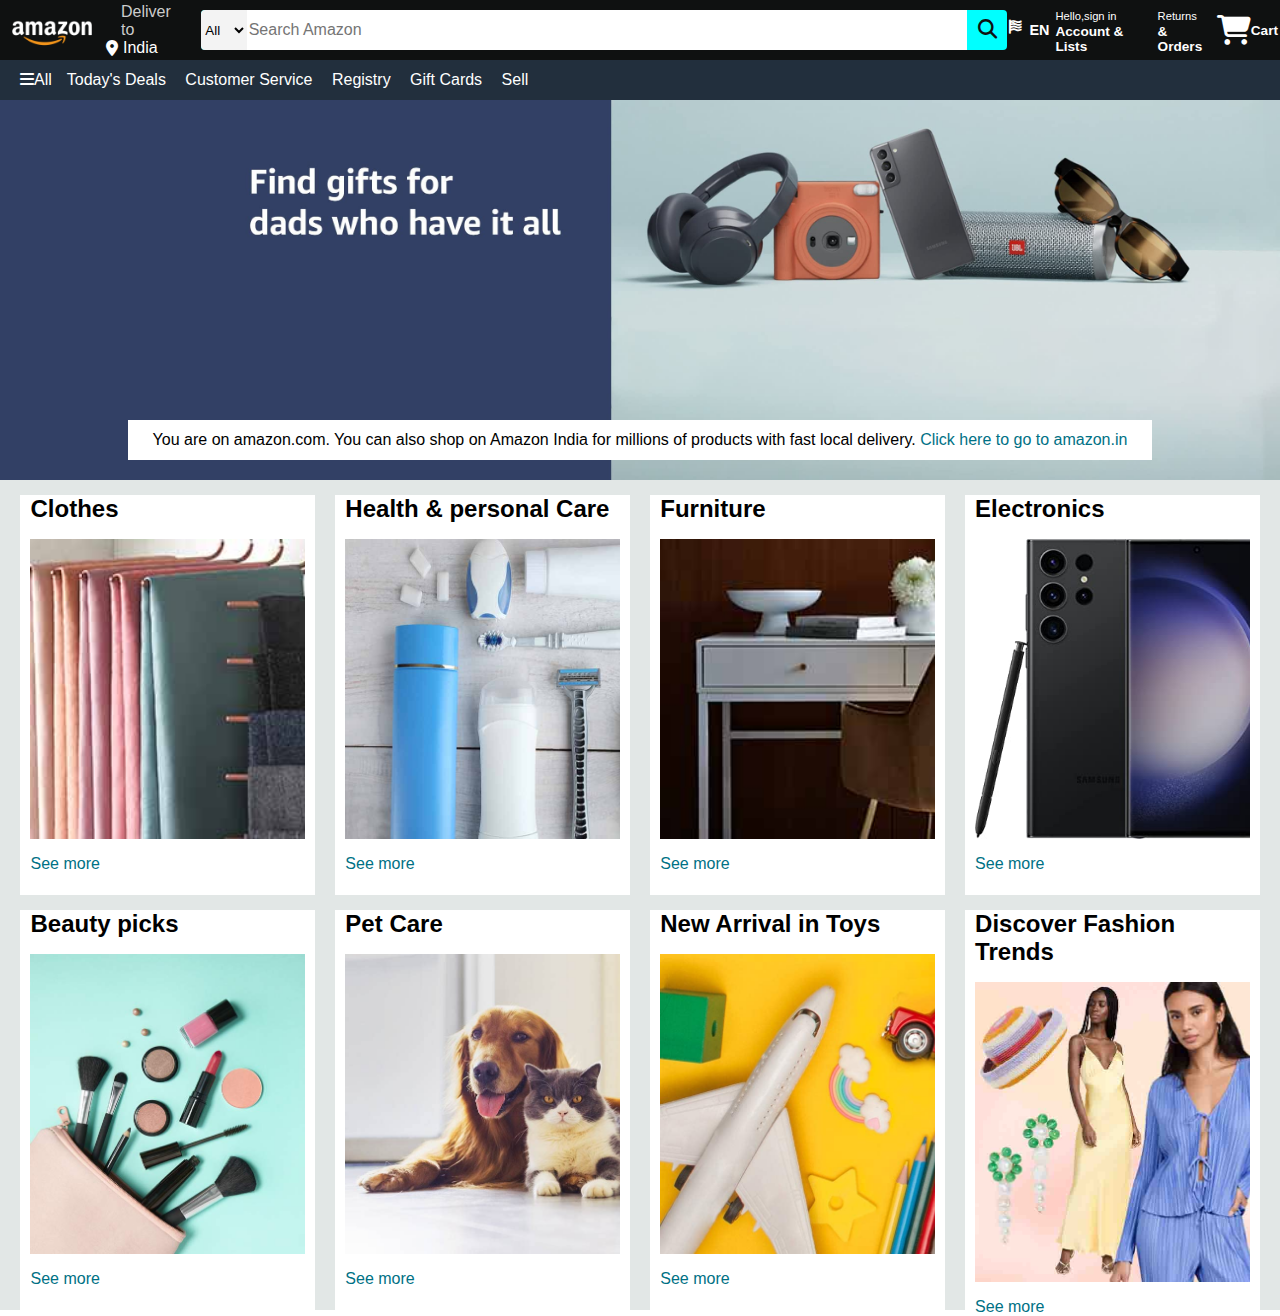
<file: index.html>
<!DOCTYPE html>
<html lang="eng">
    <head>
        <meta charset="UTF-8">
        <meta name="viewport",content="width=device-width,initial-scale=1.0">
        <title>Amazon_Project</title>
        <link rel="stylesheet" href="style.css">
        <link rel="stylesheet" href="https://cdnjs.cloudflare.com/ajax/libs/font-awesome/6.4.0/css/all.min.css">

    </head>
    <body>
        <header>
            <!-- my name is deep modak -->
            <div class="navbar">
                <div class="nav-logo border">
                    <div class="logo"></div>
                </div>
                <div class="nav-address border">
                    <p class="address-first">Deliver to</p>
                    <div class="address-icon">
                        <i class="fa-solid fa-location-dot"></i>
                        <p class="address-sec">India</p>
                    </div>
                </div>

                    <div class="nav-search">
                        <select class="search-select">
                            <option>All</option>
                        </select>
                        <input placeholder="Search Amazon" class="search-input">
                        <div class="search-icon">

                            <i class="fa-solid fa-magnifying-glass"></i>
                        </div>
                    </div>
                    <div class="Language border">
                        <i class="fa-solid fa-flag-usa"></i>
                        <p class="lang border">EN</p>
                    </div>




                 <div class="nav-sign in border">
                    <p><span>Hello,sign in</span></p>
                    <p class="nav-second">Account & Lists</p>

                 </div>  

                 <div class="nav-return border">
                    <p><span>Returns</p>
                    <p class="nav-second">& Orders</p>
                 </div>
               
                 <div class="nav-cart border">
                    <i class="fa-solid fa-cart-shopping"></i>
                    <P>Cart</P>
                    </div>
             
            </div>



            <div class="panel">

                <div class="panel-all">
                    <i class="fa-solid fa-bars"></i>
                    <p>All</p>
                </div>
            
                
                <div class="panel-ops">
                    <P>Today's Deals</P>
                    <P>Customer Service</P>
                    <P>Registry</P>
                    <P>Gift Cards</P>
                    <P>Sell</P>
                </div>
        
            </div>
        </header>

        <div class="hero-section">
            <div class="hero-message">
                <p>You are on amazon.com. You can also shop on Amazon India for millions of products with fast local delivery. <a>Click here to go to amazon.in</a></p>
            </div>
            
        </div>

        <div class="shop-section">
            <div class="box1 box">
               <div class="box-content">
                <h2>Clothes</h2>
                <div class="box-img" style="background-image:url('images/box1_image.jpg');"></div>
                <p><a>See more</a></p>
               </div>
            </div>
            <div class="box2 box">
                <div class="box-content">
                    <h2>Health & personal Care</h2>
                    <div class="box-img" style="background-image:url('images/box2_image.jpg');"></div>
                    <p><a>See more</a></p>
                   </div>
            </div>
            <div class="box3 box">
                <div class="box-content">
                    <h2>Furniture</h2>
                    <div class="box-img" style="background-image:url('images/box3_image.jpg');"></div>
                    <p><a>See more</a></p>
                   </div>
            </div>
            <div class="box4 box"> <div class="box-content">
                <h2>Electronics</h2>
                <div class="box-img" style="background-image:url('images/box4_image.jpg');"></div>
                <p><a>See more</a></p>
               </div>
            </div>
            <div class="box1 box">
                <div class="box-content">
                 <h2>Beauty picks</h2>
                 <div class="box-img" style="background-image:url('images/box5_image.jpg');"></div>
                 <p><a>See more</a></p>
                </div>
             </div>
             <div class="box2 box">
                 <div class="box-content">
                     <h2>Pet Care</h2>
                     <div class="box-img" style="background-image:url('images/box6_image.jpg');"></div>
                     <p><a>See more</a></p>
                    </div>
             </div>
             <div class="box3 box">
                 <div class="box-content">
                     <h2>New Arrival in Toys</h2>
                     <div class="box-img" style="background-image:url('images/box7_image.jpg');"></div>
                     <p><a>See more</a></p>
                    </div>
             </div>
             <div class="box4 box"> <div class="box-content">
                 <h2>Discover Fashion Trends</h2>
                 <div class="box-img" style="background-image:url('images/box8_image.jpg');"></div>
                 <p><a>See more</a></p>
                </div>
             </div>
        </div>
    </body>
</html>
</file>
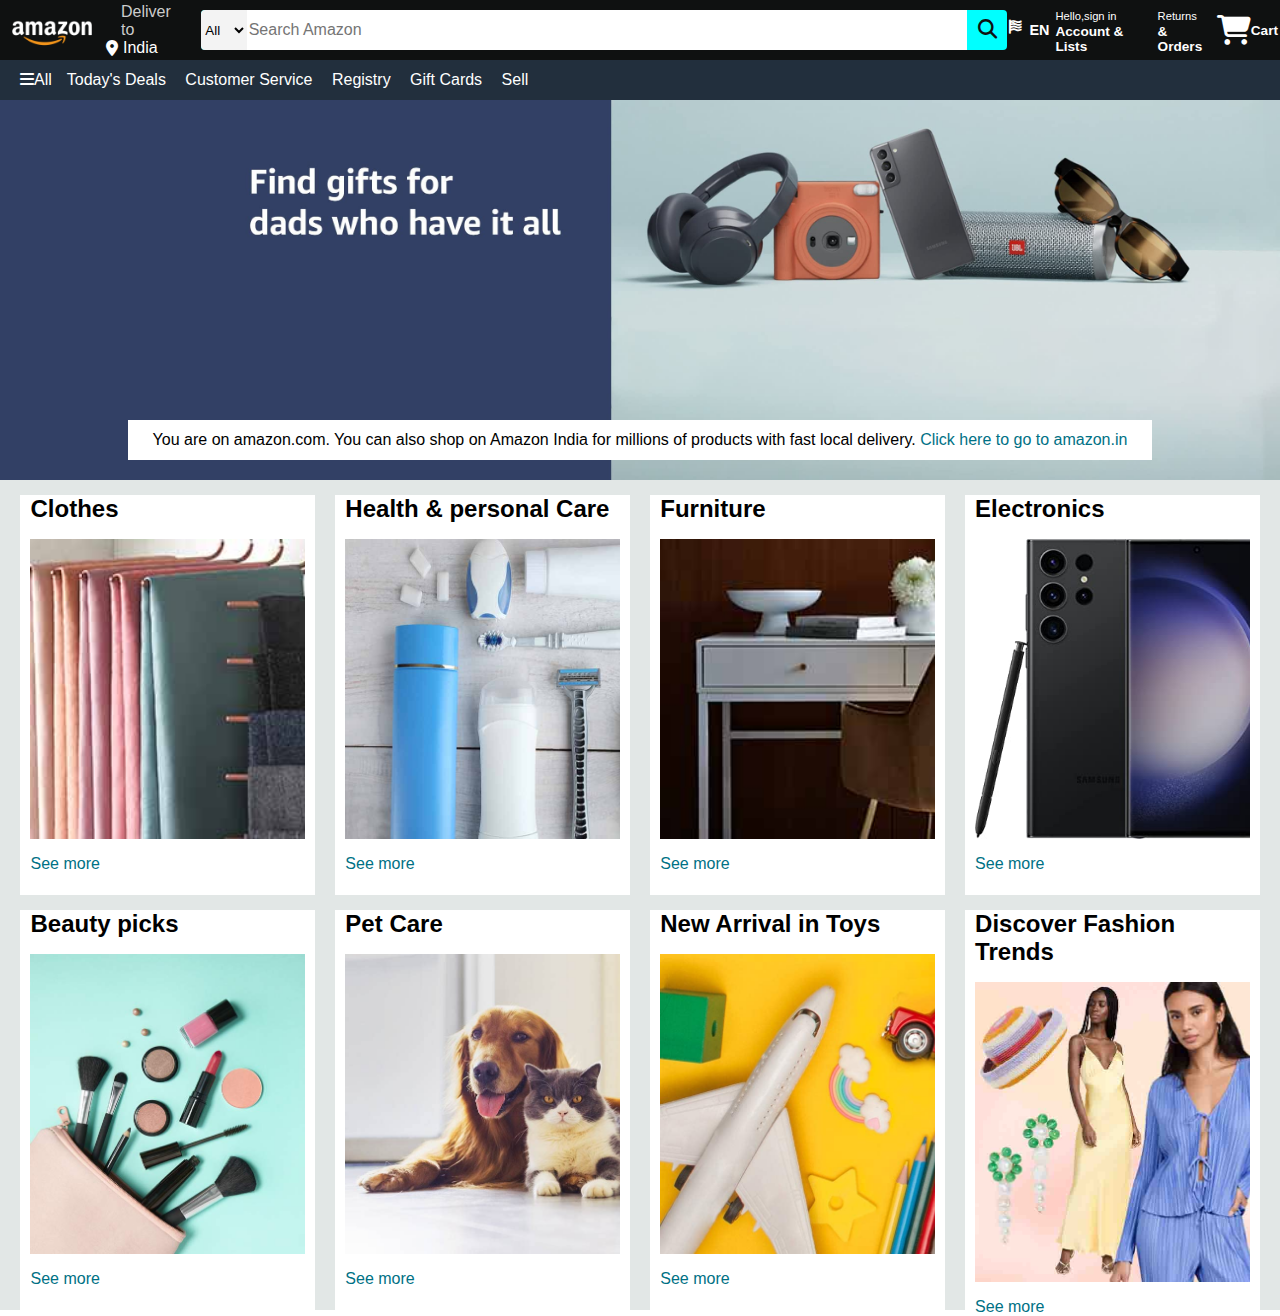
<file: index_amazon.html>
<!DOCTYPE html>
<html lang="eng">
    <head>
        <meta charset="UTF-8">
        <meta name="viewport",content="width=device-width,initial-scale=1.0">
        <title>Amazon_Project</title>
        <link rel="stylesheet" href="style.css">
        <link rel="stylesheet" href="https://cdnjs.cloudflare.com/ajax/libs/font-awesome/6.4.0/css/all.min.css">

    </head>
    <body>
        <header>
            <div class="navbar">
                <div class="nav-logo border">
                    <div class="logo"></div>
                </div>
                <div class="nav-address border">
                    <p class="address-first">Deliver to</p>
                    <div class="address-icon">
                        <i class="fa-solid fa-location-dot"></i>
                        <p class="address-sec">India</p>
                    </div>
                </div>

                    <div class="nav-search">
                        <select class="search-select">
                            <option>All</option>
                        </select>
                        <input placeholder="Search Amazon" class="search-input">
                        <div class="search-icon">

                            <i class="fa-solid fa-magnifying-glass"></i>
                        </div>
                    </div>
                    <div class="Language border">
                        <i class="fa-solid fa-flag-usa"></i>
                        <p class="lang border">EN</p>
                    </div>




                 <div class="nav-sign in border">
                    <p><span>Hello,sign in</span></p>
                    <p class="nav-second">Account & Lists</p>

                 </div>  

                 <div class="nav-return border">
                    <p><span>Returns</p>
                    <p class="nav-second">& Orders</p>
                 </div>
               
                 <div class="nav-cart border">
                    <i class="fa-solid fa-cart-shopping"></i>
                    <P>Cart</P>
                    </div>
             
            </div>



            <div class="panel">

                <div class="panel-all">
                    <i class="fa-solid fa-bars"></i>
                    <p>All</p>
                </div>
            
                
                <div class="panel-ops">
                    <P>Today's Deals</P>
                    <P>Customer Service</P>
                    <P>Registry</P>
                    <P>Gift Cards</P>
                    <P>Sell</P>
                </div>
        
            </div>
        </header>

        <div class="hero-section">
            <div class="hero-message">
                <p>You are on amazon.com. You can also shop on Amazon India for millions of products with fast local delivery. <a>Click here to go to amazon.in</a></p>
            </div>
            
        </div>

        <div class="shop-section">
            <div class="box1 box">
               <div class="box-content">
                <h2>Clothes</h2>
                <div class="box-img" style="background-image:url('images/box1_image.jpg');"></div>
                <p><a>See more</a></p>
               </div>
            </div>
            <div class="box2 box">
                <div class="box-content">
                    <h2>Health & personal Care</h2>
                    <div class="box-img" style="background-image:url('images/box2_image.jpg');"></div>
                    <p><a>See more</a></p>
                   </div>
            </div>
            <div class="box3 box">
                <div class="box-content">
                    <h2>Furniture</h2>
                    <div class="box-img" style="background-image:url('images/box3_image.jpg');"></div>
                    <p><a>See more</a></p>
                   </div>
            </div>
            <div class="box4 box"> <div class="box-content">
                <h2>Electronics</h2>
                <div class="box-img" style="background-image:url('images/box4_image.jpg');"></div>
                <p><a>See more</a></p>
               </div>
            </div>
            <div class="box1 box">
                <div class="box-content">
                 <h2>Beauty picks</h2>
                 <div class="box-img" style="background-image:url('images/box5_image.jpg');"></div>
                 <p><a>See more</a></p>
                </div>
             </div>
             <div class="box2 box">
                 <div class="box-content">
                     <h2>Pet Care</h2>
                     <div class="box-img" style="background-image:url('images/box6_image.jpg');"></div>
                     <p><a>See more</a></p>
                    </div>
             </div>
             <div class="box3 box">
                 <div class="box-content">
                     <h2>New Arrival in Toys</h2>
                     <div class="box-img" style="background-image:url('images/box7_image.jpg');"></div>
                     <p><a>See more</a></p>
                    </div>
             </div>
             <div class="box4 box"> <div class="box-content">
                 <h2>Discover Fashion Trends</h2>
                 <div class="box-img" style="background-image:url('images/box8_image.jpg');"></div>
                 <p><a>See more</a></p>
                </div>
             </div>
        </div>
    </body>
</html>
</file>
<file: style.css>
*{
    margin:0;
    font-family:Arial;
    border: border-box;
}

.navbar {
    height:60px;
    background-color: #0f1111;
    color:white;
    display:flex;
    align-items: center;
    justify-content: space-evenly;
}
.nav-logo{
    height:50px;
    width:100px;
}
.logo{
    background-image:url("images/amazon_logo.png");
    background-size:cover;
    height:50px;
    width:100px;
}

.border{
    border:2px solid transparent;
}
.border:hover{
    border: 1px solid white;
}

/**box2 **/
.address-first{
    color:#CCCCCC;
    font-size:1rem;
    margin-left:15px;
    align-items: center;
    justify-content: center;
    display:flex;

}

.address-sec{
    font-size:1rem;
    margin-left:5px;

}

.address-icon{
    display:flex;
    align-items: center;
}

.nav-search:hover{
    border:2px solid rgb(0, 174, 255);

}

/**box3 **/
.nav-search{
    display:flex;
    justify-content: space-evenly;
    background-color: aqua;
    margin-left:15px;
    width:850px;
    height:40px;
    border-radius:4px;
}

.search-select{
    background-color: #F3F3F3;
    justify-content: center;
    display:flex ;
    height:40px;
    width:51px;
    border-top-left-radius:4px;
    border-bottom-left-radius:4px;
    align-items:center;
    border:none;
}

.search-input{
    width:100%;
    font-size:1rem;
    border:none;
}

.search-icon{
    height:40px;
    width:45px;
    display: flex;
    justify-content:center;
    align-items: center;
    font-size:1.2rem;
    color:#0f1111;

}

.Language{
    font-size:0.9rem;
    font-weight:700;
    display:flex;
    
}
.lang{
    margin-left:5px;
}

/** box4**/
span{
    font-size:0.7rem;
    
}

.nav-second{
    font-size:0.85rem;
    font-weight:700;

}
.nav-cart{
    display:flex;
    align-items: center;
    font-weight:700;
}
/**box 6 **/
.nav-cart i{
    font-size:30px;
}

.nav-cart{
    font-size:0.85rem;

}







.panel{
    background-color: #222f3d;
    height:40px;
    width:100%;
    display: flex;
    align-items: center;

}
.panel-ops p{
    display:inline;
    color:white;
    width:70%;
    font-size:0.85;
    margin-left:15px;
    
}

.panel-all {
    margin-left:20px;
    color:white;
    display:flex;
}

/**hero section**/

.hero-section{
    background-image:url("images/hero_image.jpg");
    background-size:cover;
    height:380px;
    display: flex;
    justify-content: center;
    align-items:flex-end;
}

.hero-message{
    background-color: white;
    color:black;
    height:40px;
    width:80%;
    display: flex;
    align-items:center;
    justify-content: center;
    bottom:25px;
    margin-bottom: 20px;
}

.hero-message a {
    color:#007185;

}
/***************/

.shop-section{
    display:flex;
    flex-wrap: wrap;
    justify-content: space-evenly;
    background-color: #e2e7e6;
}
.box{
    /* border:2px solid black; */
    height:400px;
    width:23%;
   background-color: white;
   pad: 20px 0px 15px;
   margin-top:15px;
}

.box-img{
    height:300px;
    background-size: cover;
    margin-top: 1rem;
    margin-bottom: 1rem;
}

.box-content{
    margin-left: 10px;
    margin-right: 10px;
    
}

.box-content a{
    color:#007185;

}
</file>
